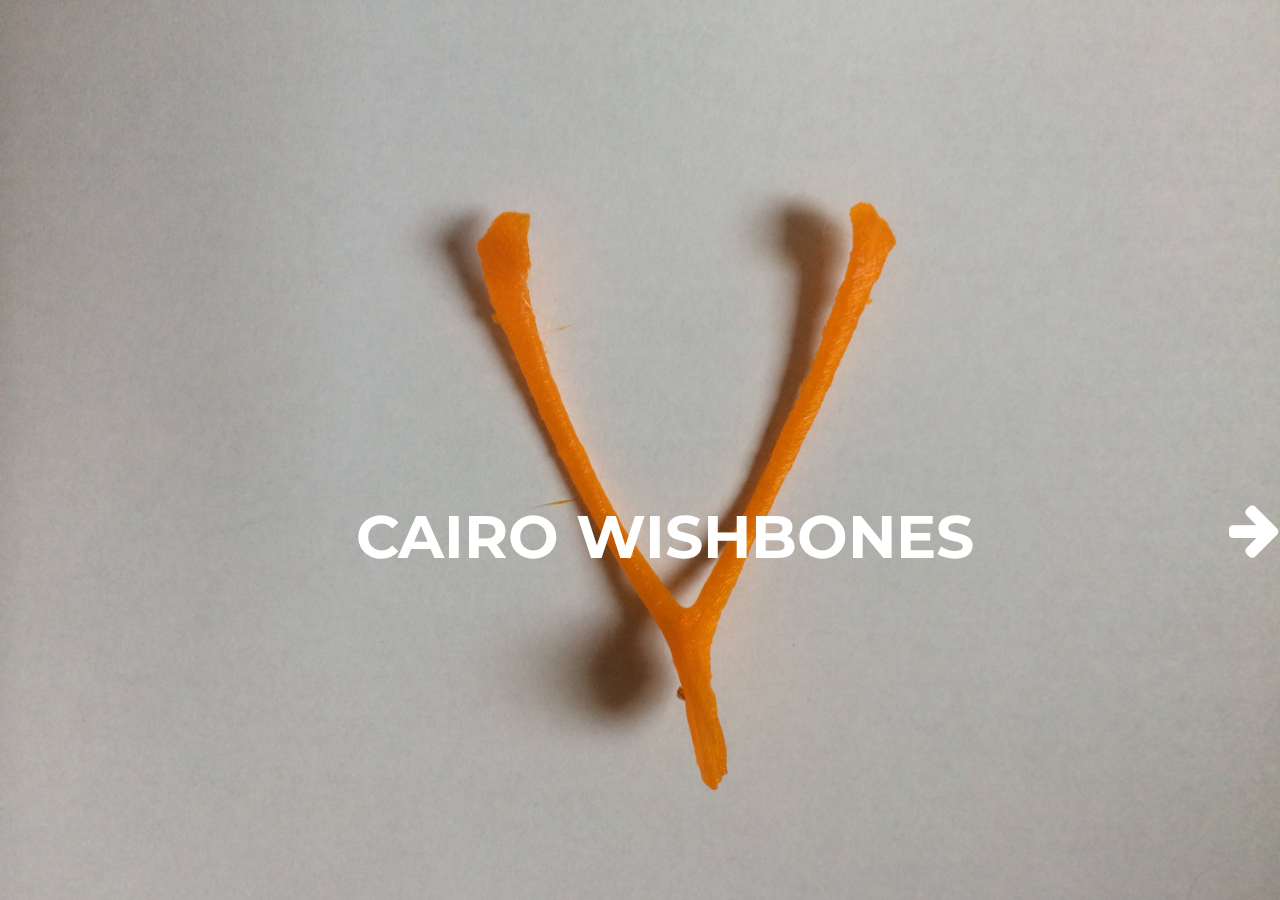
<file: public/index.html>
<!DOCTYPE html>
<html lang="en">
<head>
	<meta charset="UTF-8">
	<title>Cairo Wishbones</title>
	<meta name="viewport" content="width=device-width, initial-scale=1.0">
	<link href='https://fonts.googleapis.com/css?family=Montserrat:400,700' rel='stylesheet' type='text/css'>
	<link rel="stylesheet" href="https://maxcdn.bootstrapcdn.com/font-awesome/4.5.0/css/font-awesome.min.css">
	<link rel="stylesheet" href="styles/style.css"> 

   <script></script>

</head>
<body>

	<div class="main">
		<!-- <img src="assets/wisbonemain.jpg" alt="Wishbone"> -->

		<div class="wrapper mainpage">
			<h1>Cairo Wishbones</h1>
			<a href="pagetwo.html"><i class="fa fa-arrow-right" aria-hidden="true"></i></a>
			
		</div>

	</div>


	<div class="wrapper">
		
	</div>

	<script src="http://thecodeplayer.com/uploads/js/jquery-1.7.1.min.js" type="text/javascript"></script>
	<script src="scripts/main.js"></script>

</body>
</html>
</file>
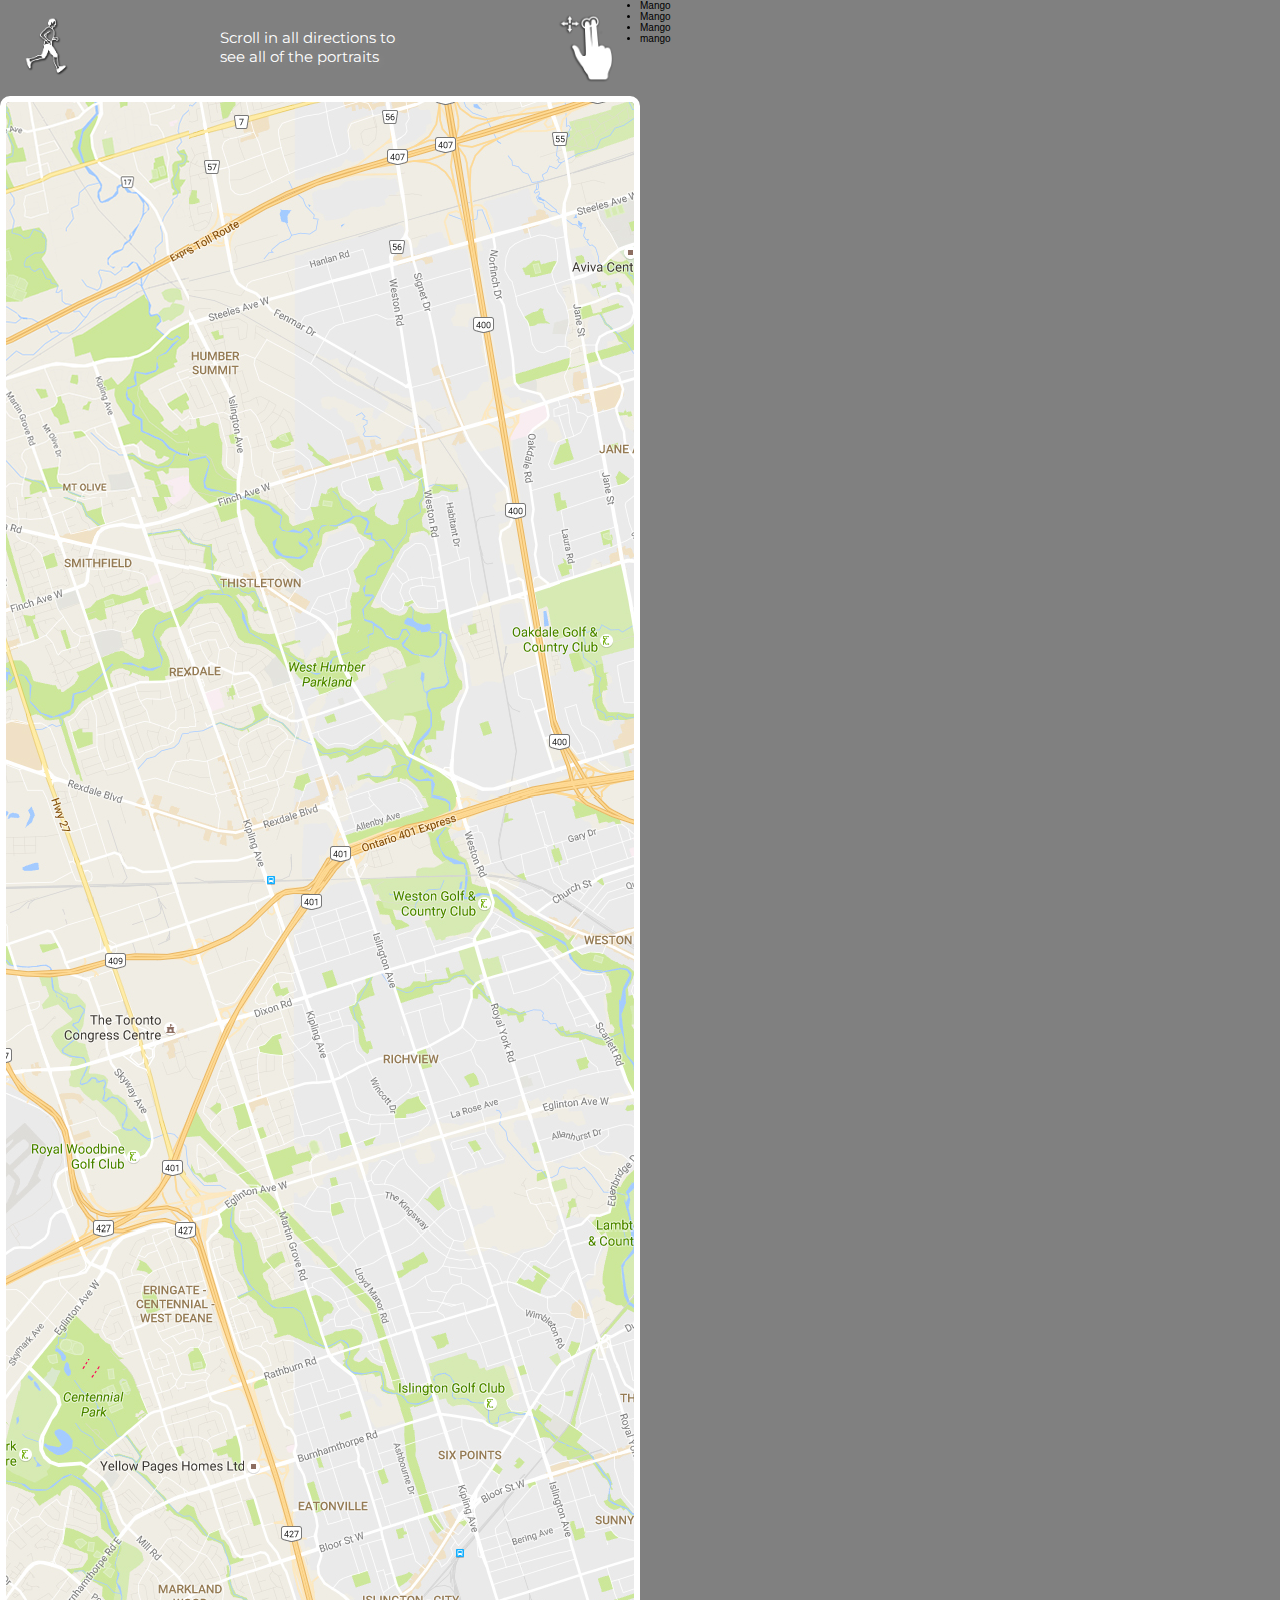
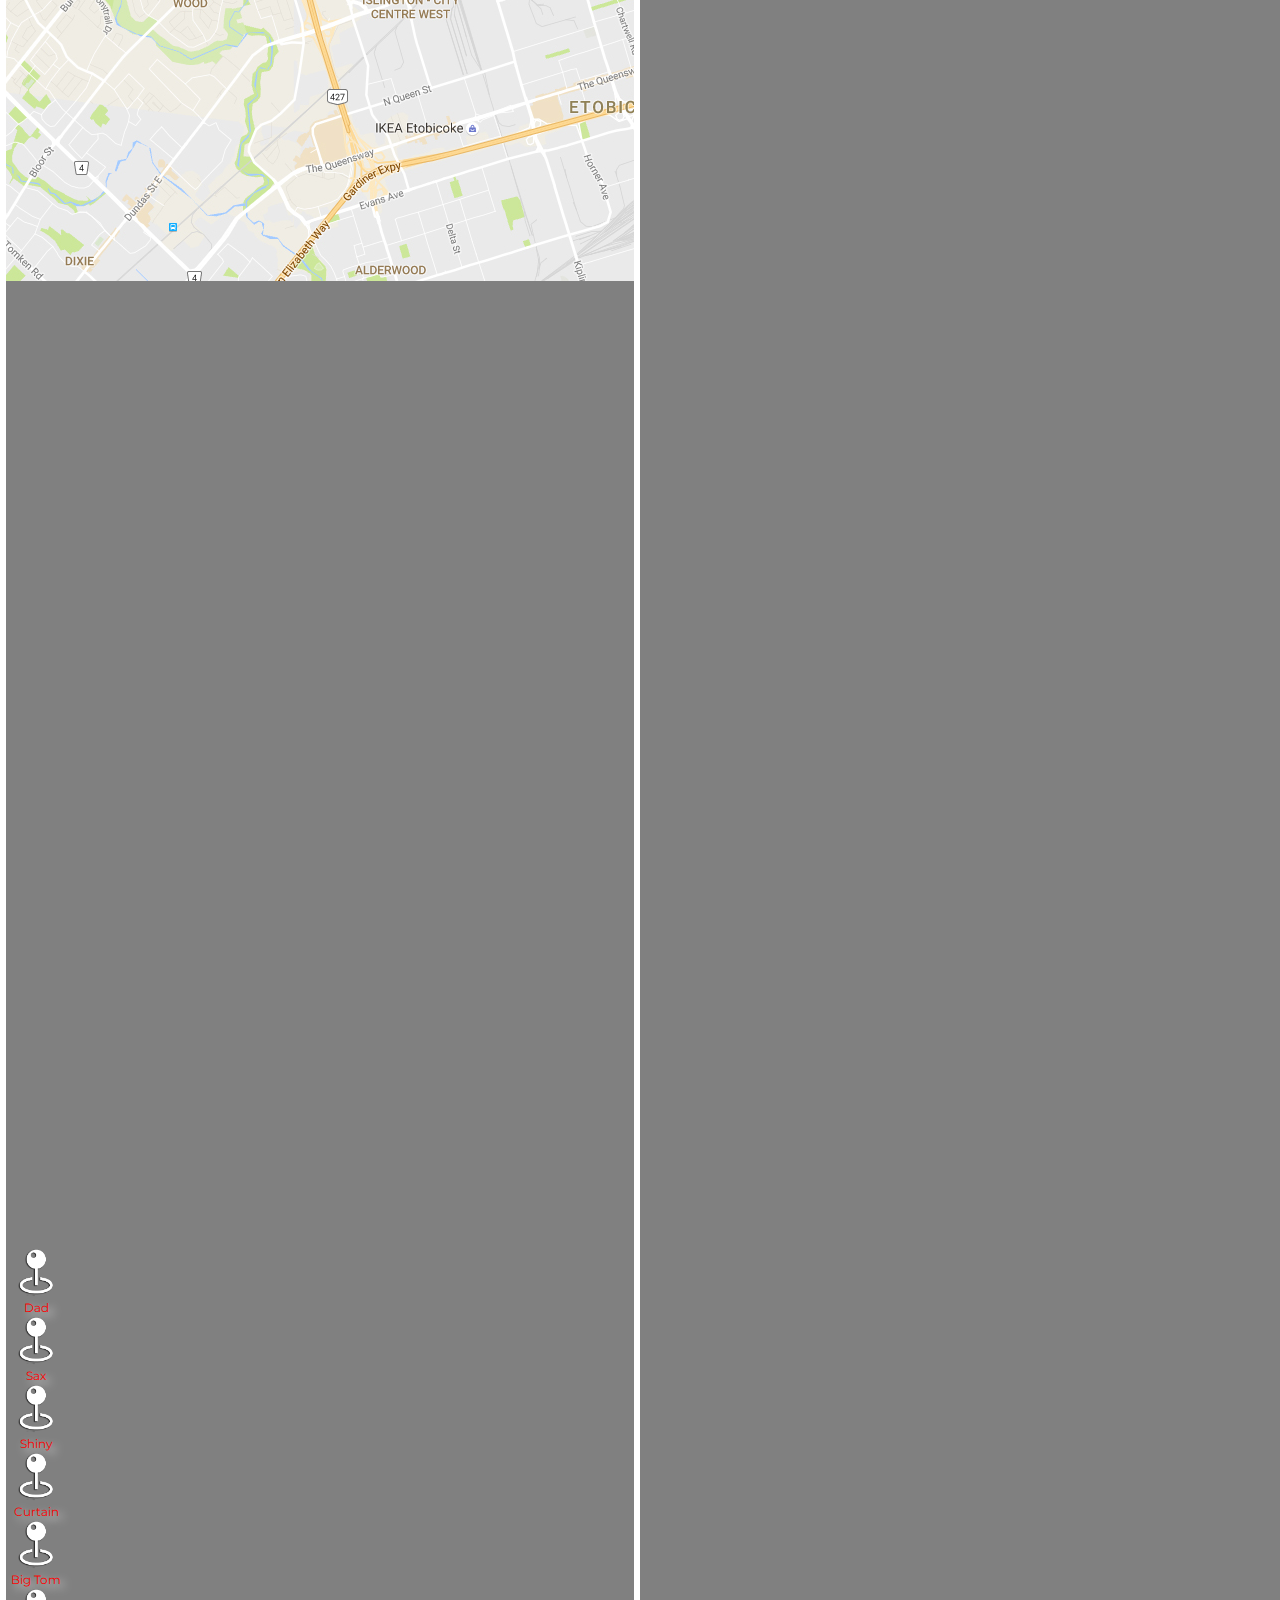
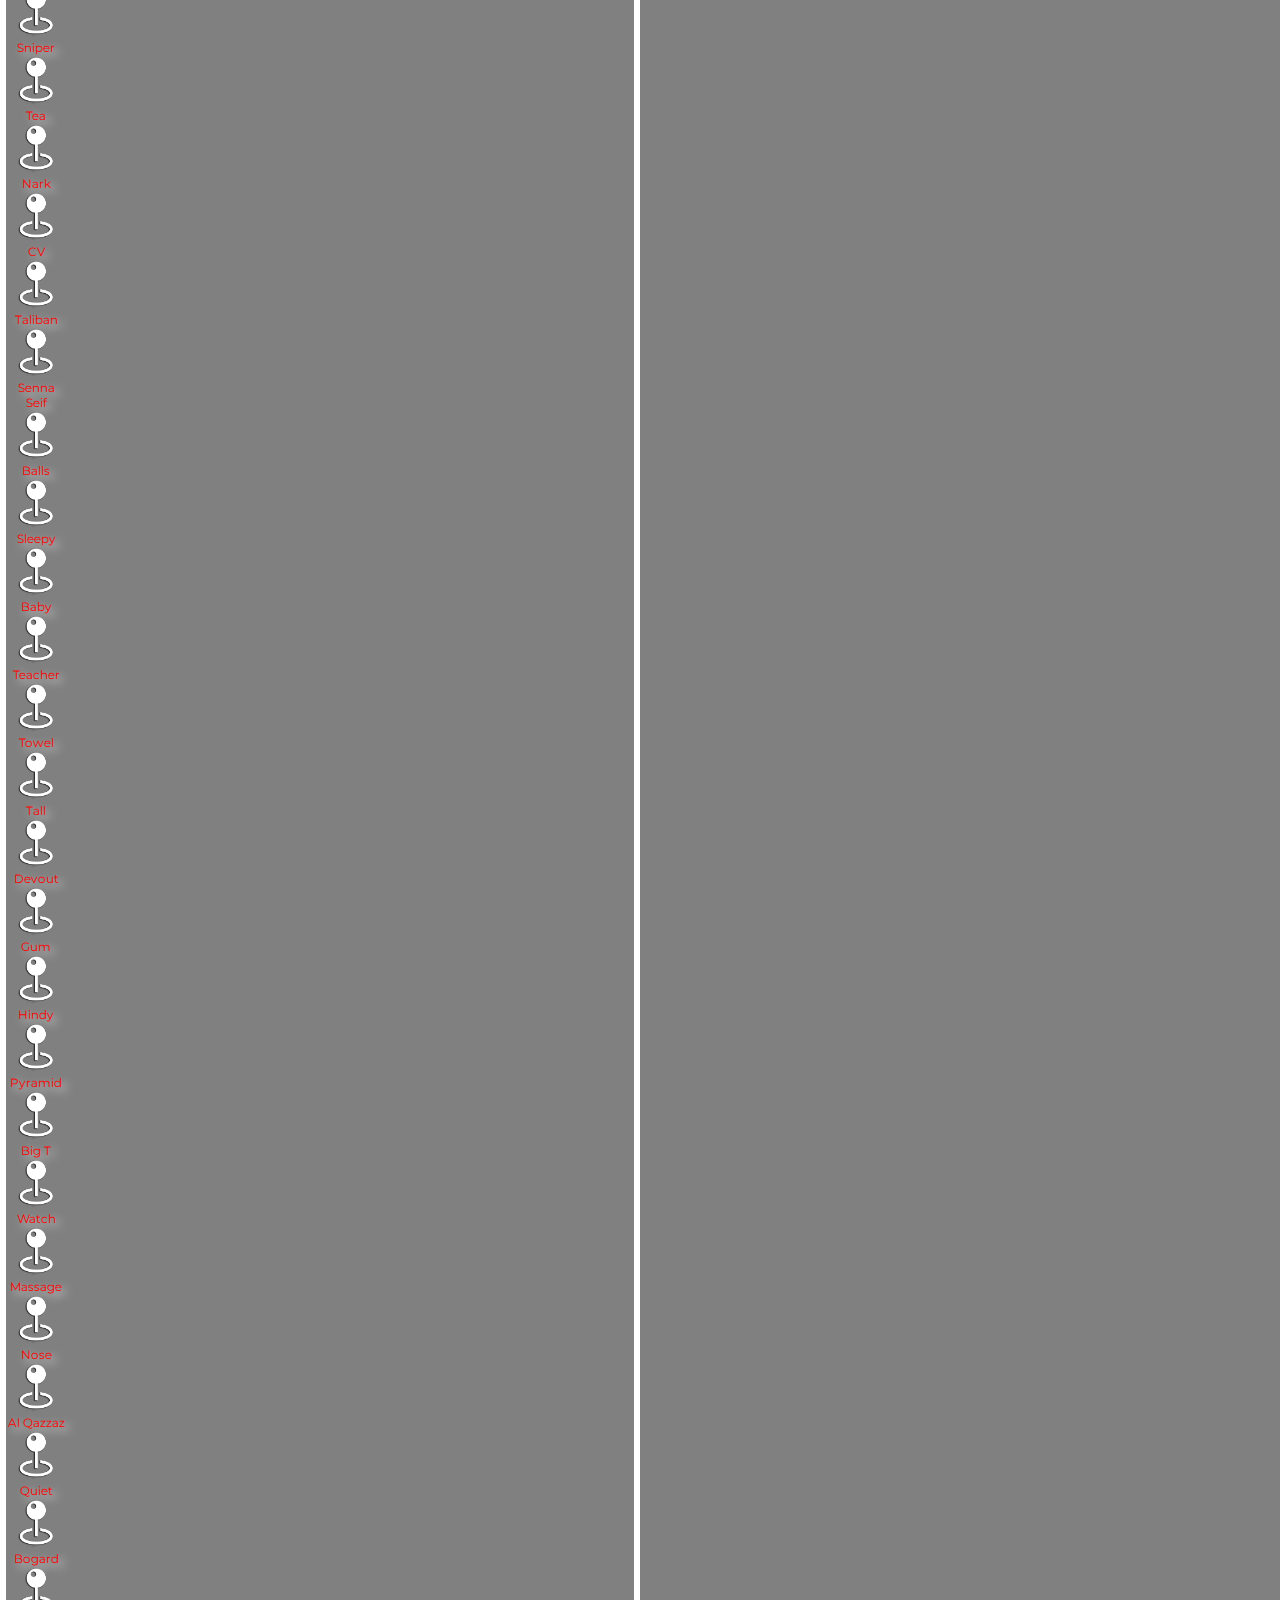
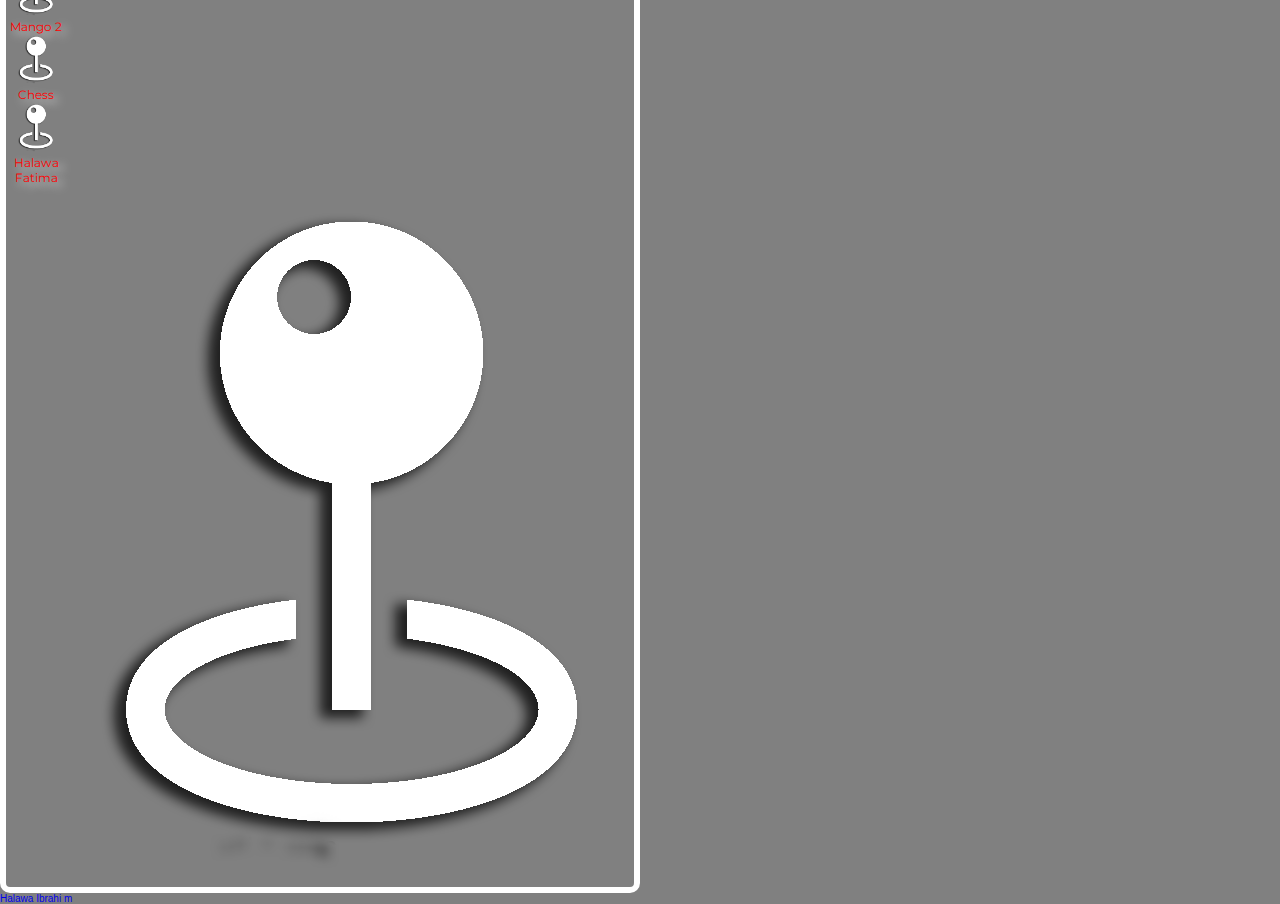
<file: public/map.html>
<!DOCTYPE html>
<html lang="en">
<head>
	<meta charset="UTF-8">
	<title>Cairo Wishbones</title>
	<meta name="viewport" content="width=device-width, initial-scale=1.0">
	<link href='https://fonts.googleapis.com/css?family=Montserrat:400,700' rel='stylesheet' type='text/css'>
	<link rel="stylesheet" href="https://maxcdn.bootstrapcdn.com/font-awesome/4.5.0/css/font-awesome.min.css">
	<link rel="stylesheet" href="styles/style.css"> 

   <script></script>

</head>
<body class='mapBody'>
	<div class="scrollermap">
	 <div class="border">
			<img class='runner' src="assets/runner.png" alt="runner">
			<p>Scroll in all directions to see all of the portraits</p>
			<img class='scroll' src="assets/scroll.png" alt="scroll">
		</div>
		<div id="scrollerimg">
			<img src="assets/mapsite.jpg" alt="" align="middle">
			<div class="pointPin mango1">
				<a href="mango1.html"><img src="assets/point.png" alt="">Mango 1</a>
			</div>
			<div class="pointPin makhubu">
				<a href="makhubu.html"><img src="assets/point.png" alt="">Makhubu</a>
			</div>
			<div class="pointPin eardrops">
				<a href="eardrops.html"> 
				<img src="assets/point.png" alt="">
				Ear Drops</a>
			</div>
			<div class="pointPin yosemite">
				<a href="yosemite.html">
				<img src="assets/point.png" alt="">
				Yosemite</a>
			</div>
			<div class="pointPin valentino">
				<a href="valentino.html">
				<img src="assets/point.png" alt="">
				Valentino</a>
			</div>
			<div class="pointPin mo">
				<a href="mo.html">
				<img src="assets/point.png" alt="">
				Mo</a>
			</div>
			<div class="pointPin triplea">
				<a href="triplea.html">
				<img src="assets/point.png" alt="">
				Triple A</a>
			</div>
			<div class="pointPin expedia">
				<a href="expedia.html">
				<img src="assets/point.png" alt="">
				Expedia</a>
			</div>
			<div class="pointPin wives">
				<a href="4wives.html">
				<img src="assets/point.png" alt="">
				4 Wives</a>
			</div>
			<div class="pointPin haunting">
				<a href="haunting.html">
				<img src="assets/point.png" alt="">
				Haunting</a>
			</div>
			<div class="pointPin son">
				<a href="son.html">
				<img src="assets/point.png" alt="">
				Son</a>
			</div>
			<div class="pointPin groom">
				<a href="groom.html">
				<img src="assets/point.png" alt="">
				Groom</a>
			</div>
			<div class="pointPin fahmy">
				<a href="fahmy.html">
				<img src="assets/point.png" alt="">
				Fahmy</a>
			</div>
			<div class="pointPin rayban">
				<a href="rayban.html">
				<img src="assets/point.png" alt="">
				Rayban</a>
			</div>
			<div class="pointPin ">
				<img src="assets/point.png" alt="">
				<a href="dad.html">Dad</a>
			</div>
			<div class="pointPin ">
				<img src="assets/point.png" alt="">
				<a href="sax.html">Sax</a>
			</div>
			<div class="pointPin ">
				<img src="assets/point.png" alt="">
				<a href="shiny.html">Shiny</a>
			</div>
			<div class="pointPin ">
				<img src="assets/point.png" alt="">
				<a href="curtain.html">Curtain</a>
			</div>
			<div class="pointPin ">
				<img src="assets/point.png" alt="">
				<a href="bigtom.html">Big Tom</a>
			</div>
			<div class="pointPin ">
				<img src="assets/point.png" alt="">
				<a href="sniper.html">Sniper</a>
			</div>
			<div class="pointPin ">
				<img src="assets/point.png" alt="">
				<a href="tea.html">Tea</a>
			</div>
			<div class="pointPin ">
				<img src="assets/point.png" alt="">
				<a href="nark.html">Nark</a>
			</div>
			<div class="pointPin ">
				<img src="assets/point.png" alt="">
				<a href="cv.html">CV</a>
			</div>
			<div class="pointPin ">
				<img src="assets/point.png" alt="">
				<a href="taliban.html">Taliban</a>
			</div>
			<div class="pointPin ">
				<img src="assets/point.png" alt="">
				<a href="sennaseif.html">Senna Seif</a>
			</div>
			<div class="pointPin ">
				<img src="assets/point.png" alt="">
				<a href="balls.html">Balls</a>
			</div>
			<div class="pointPin ">
				<img src="assets/point.png" alt="">
				<a href="sleey.html">Sleepy</a>
			</div>
			<div class="pointPin ">
				<img src="assets/point.png" alt="">
				<a href="baby.html">Baby</a>
			</div>
			<div class="pointPin ">
				<img src="assets/point.png" alt="">
				<a href="teacher.html">Teacher</a>
			</div>
			<div class="pointPin ">
				<img src="assets/point.png" alt="">
				<a href="towel.html">Towel</a>
			</div>
			<div class="pointPin ">
				<img src="assets/point.png" alt="">
				<a href="tall.html">Tall</a>
			</div>
			<div class="pointPin ">
				<img src="assets/point.png" alt="">
				<a href="devout.html">Devout</a>
			</div>
			<div class="pointPin ">
				<img src="assets/point.png" alt="">
				<a href="gum.html">Gum</a>
			</div>
			<div class="pointPin ">
				<img src="assets/point.png" alt="">
				<a href="hindy.html">Hindy</a>
			</div>
			<div class="pointPin ">
				<img src="assets/point.png" alt="">
				<a href="pyramid.html">Pyramid</a>
			</div>
			<div class="pointPin ">
				<img src="assets/point.png" alt="">
				<a href="bigt.html">Big T</a>
			</div>
			<div class="pointPin ">
				<img src="assets/point.png" alt="">
				<a href="watch.html">Watch</a>
			</div>
			<div class="pointPin ">
				<img src="assets/point.png" alt="">
				<a href="massage.html">Massage</a>
			</div>
			<div class="pointPin ">
				<img src="assets/point.png" alt="">
				<a href="nose.html">Nose</a>
			</div>
			<div class="pointPin ">
				<img src="assets/point.png" alt="">
				<a href="alqazzaz.html">Al Qazzaz</a>
			</div>
			<div class="pointPin ">
				<img src="assets/point.png" alt="">
				<a href="quiet.html">Quiet</a>
			</div>
			<div class="pointPin ">
				<img src="assets/point.png" alt="">
				<a href="bogard.html">Bogard</a>
			</div>
			<div class="pointPin ">
				<img src="assets/point.png" alt="">
				<a href="mango2.html">Mango 2</a>
			</div>
			<div class="pointPin ">
				<img src="assets/point.png" alt="">
				<a href="chess.html">Chess</a>
			</div>
			<div class="pointPin ">
				<img src="assets/point.png" alt="">
				<a href="halawafatima.html">Halawa Fatima</a>
			</div>
			<dpointPin iv class="">
				<img src="assets/point.png" alt="">
				</div><a href="halawaibrahim.html">Halawa Ibrahi
				m</a>
		</div>
		
	</div>
	


	<div class="wrapperMap">
		<ul class="maplisting">
			<li>Mango</li>
			<li>Mango</li>
			<li>Mango</li>
			<li>mango</li>
		</ul>
		
	</div>

	<script src="http://thecodeplayer.com/uploads/js/jquery-1.7.1.min.js" type="text/javascript"></script>
	<script src="scripts/main.js"></script>

</body>
</html>
</file>
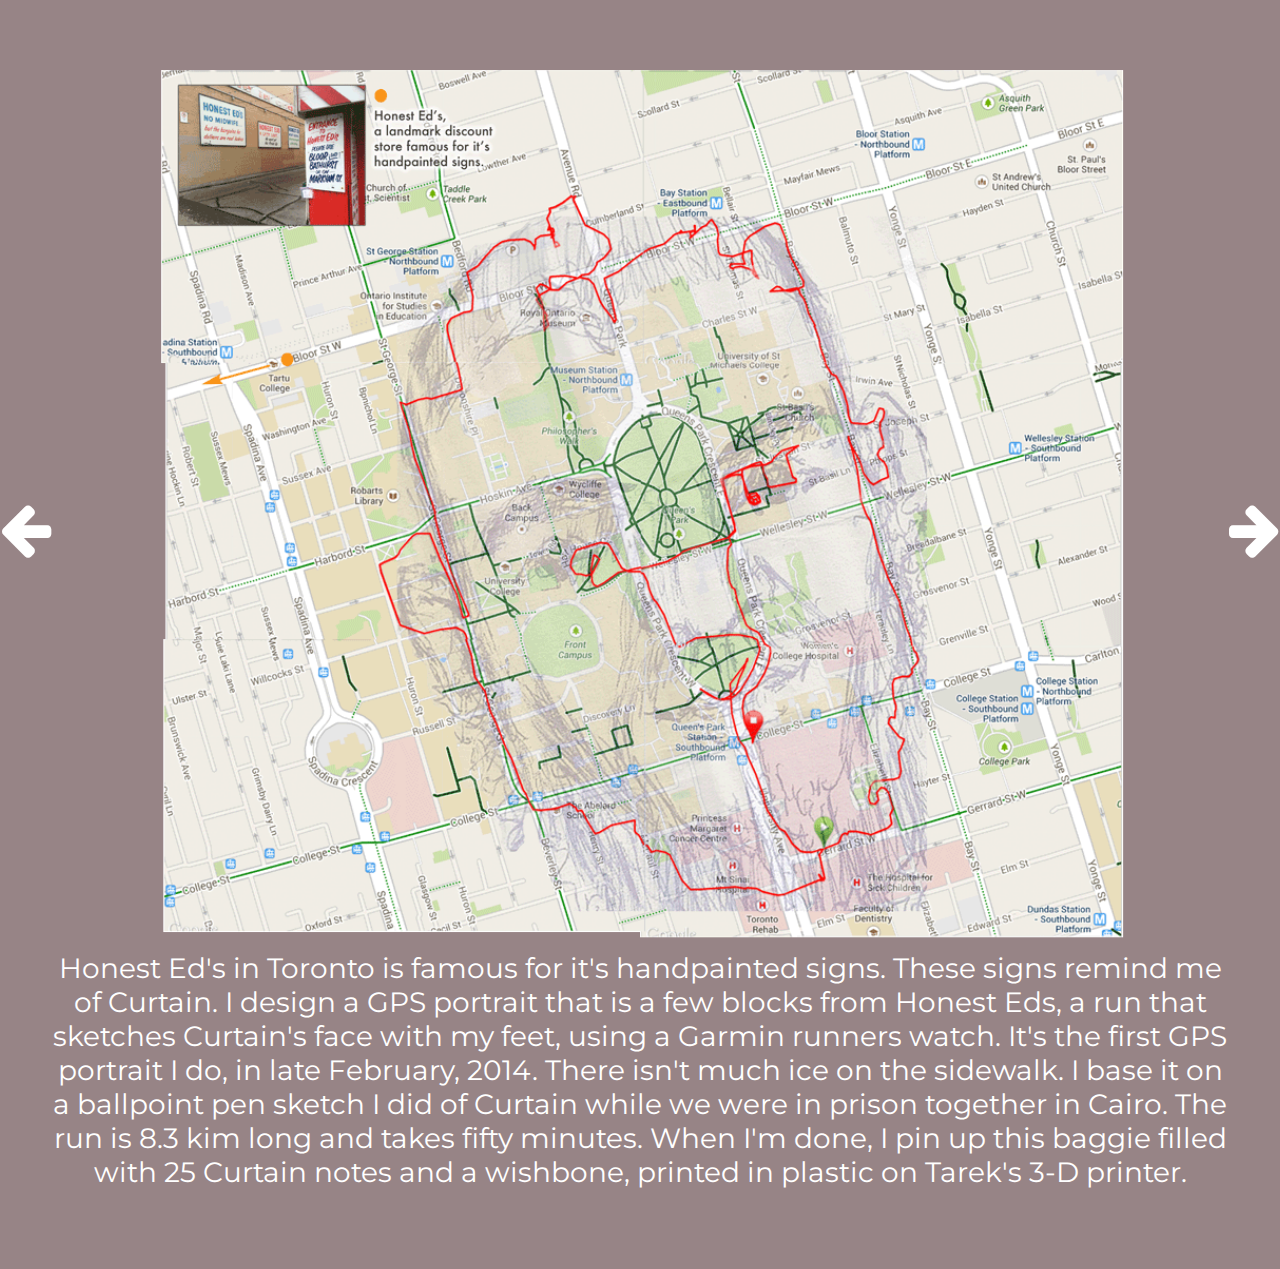
<file: public/pagefive.html>
<!DOCTYPE html>
<html lang="en">
<head>
	<meta charset="UTF-8">
	<title>Cairo Wishbones</title>
	<meta name="viewport" content="width=device-width, initial-scale=1.0">
	<link href='https://fonts.googleapis.com/css?family=Montserrat:400,700' rel='stylesheet' type='text/css'>
	<link rel="stylesheet" href="https://maxcdn.bootstrapcdn.com/font-awesome/4.5.0/css/font-awesome.min.css">
	<link rel="stylesheet" href="styles/style.css"> 

   <script></script>

</head>
<body class="pagefive">
		<!-- <img src="assets/wisbonemain.jpg" alt="Wishbone"> -->

		<div class="wrapper mainpage">
			<a href="pagefour.html"><i class="fa fa-arrow-left" aria-hidden="true"></i></a>

			<div class="contentMain">
				<div class="picturesLarge">
					<a href="pagesix.html"><img class="small" src="assets/curtainMapPortrait.png" alt="Curtain Arabic Translation"></a>
				</div>
				<div class="textLarge">
					<p>Honest Ed's in Toronto is famous for it's handpainted signs. These signs remind me of Curtain. I design a GPS portrait that is a few blocks from Honest Eds, a run that sketches Curtain's face with my feet, using a Garmin runners watch. It's the first GPS portrait I do, in late February, 2014. There isn't much ice on the sidewalk.  I base it on a ballpoint pen sketch I did of Curtain while we were in prison together in Cairo. The run is 8.3 kim long and takes fifty minutes. When I'm done, I pin up this baggie filled with 25 Curtain notes and a wishbone, printed in plastic on Tarek's 3-D printer. </p>
				</div>
			</div>
		
			<a href="pagesix.html"><i class="fa fa-arrow-right" aria-hidden="true"></i></a>


			
		</div>



	<script src="http://thecodeplayer.com/uploads/js/jquery-1.7.1.min.js" type="text/javascript"></script>
	<script src="scripts/main.js"></script>

</body>
</html>
</file>
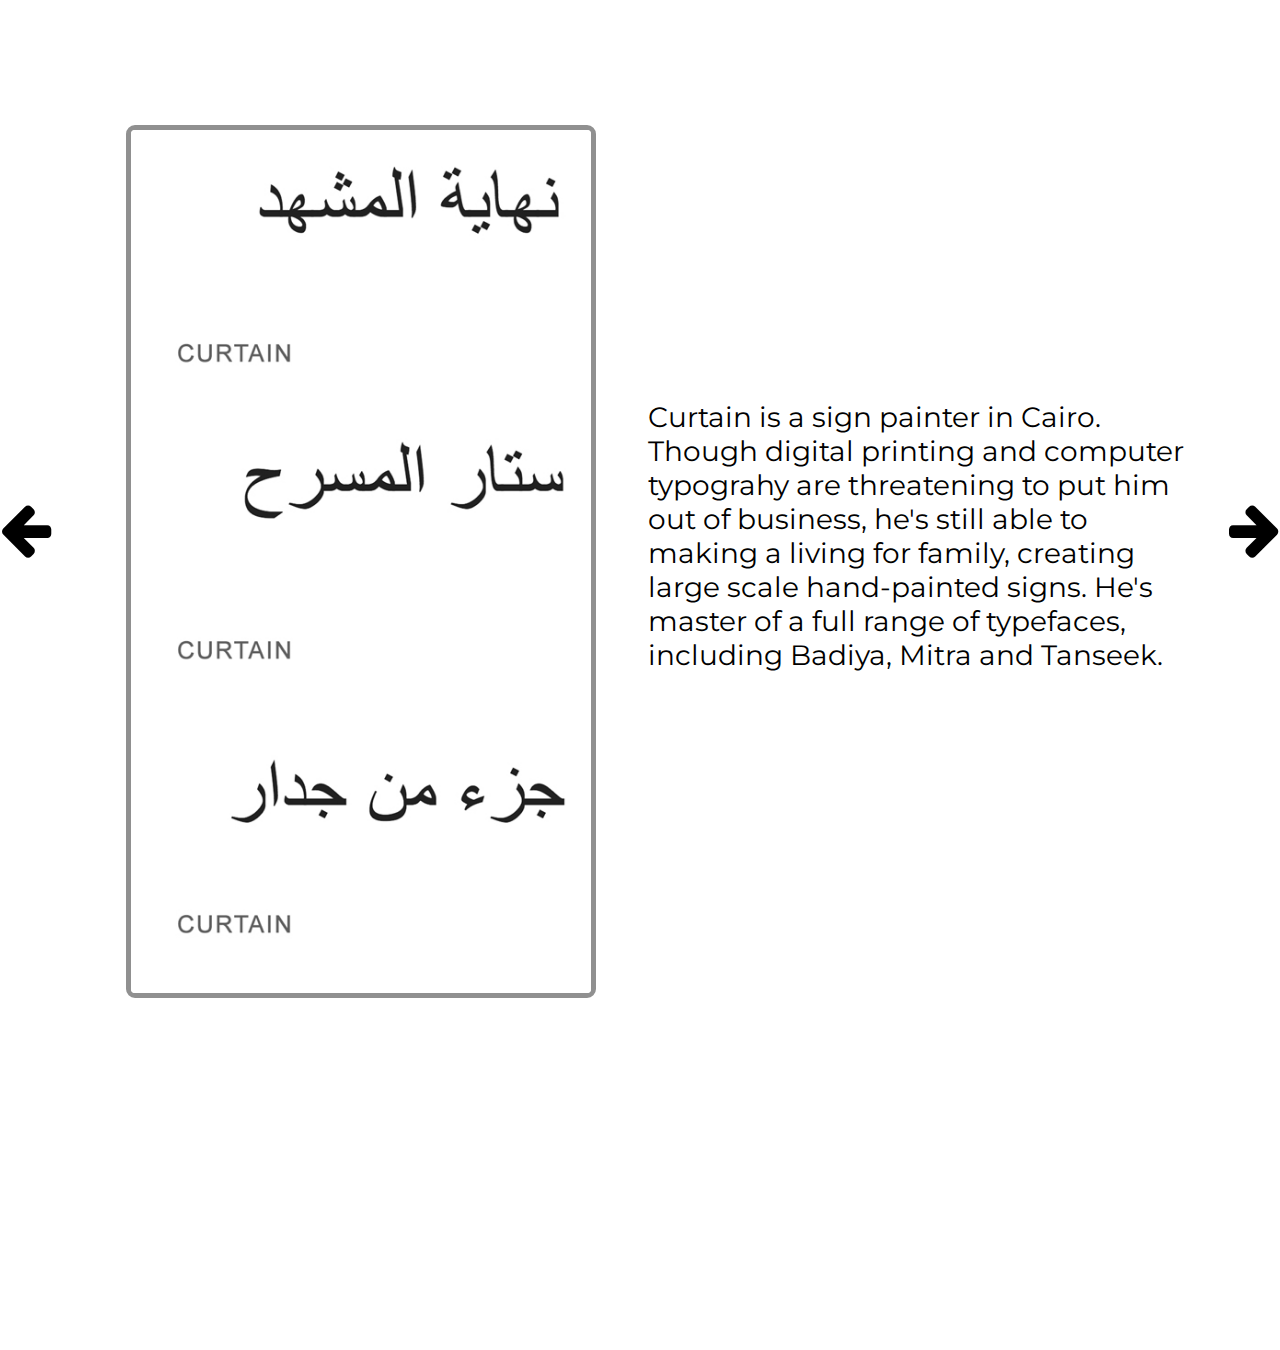
<file: public/pagefour.html>
<!DOCTYPE html>
<html lang="en">
<head>
	<meta charset="UTF-8">
	<title>Cairo Wishbones</title>
	<meta name="viewport" content="width=device-width, initial-scale=1.0">
	<link href='https://fonts.googleapis.com/css?family=Montserrat:400,700' rel='stylesheet' type='text/css'>
	<link rel="stylesheet" href="https://maxcdn.bootstrapcdn.com/font-awesome/4.5.0/css/font-awesome.min.css">
	<link rel="stylesheet" href="styles/style.css"> 

   <script></script>

</head>
<body class="pagefour">
		<!-- <img src="assets/wisbonemain.jpg" alt="Wishbone"> -->

		<div class="wrapper mainpage">
			<a href="pagethree.html"><i class="fa fa-arrow-left" aria-hidden="true"></i></a>
			<div class="picturespage">
				<img src="assets/curtainTranslate.jpg" alt="Curtain Arabic Translation">
			</div>
			<div class="textpage">
				<p>Curtain is a sign painter in Cairo. Though digital printing and computer typograhy are threatening to put him out of business, he's still able to making a living for family, creating large scale hand-painted signs.  He's master of a full range of typefaces,  including Badiya, Mitra and Tanseek. </p>
			</div>
		
			<a href="pagethree.html"><i class="fa fa-arrow-right" aria-hidden="true"></i></a>


			
		</div>



	<script src="http://thecodeplayer.com/uploads/js/jquery-1.7.1.min.js" type="text/javascript"></script>
	<script src="scripts/main.js"></script>

</body>
</html>
</file>
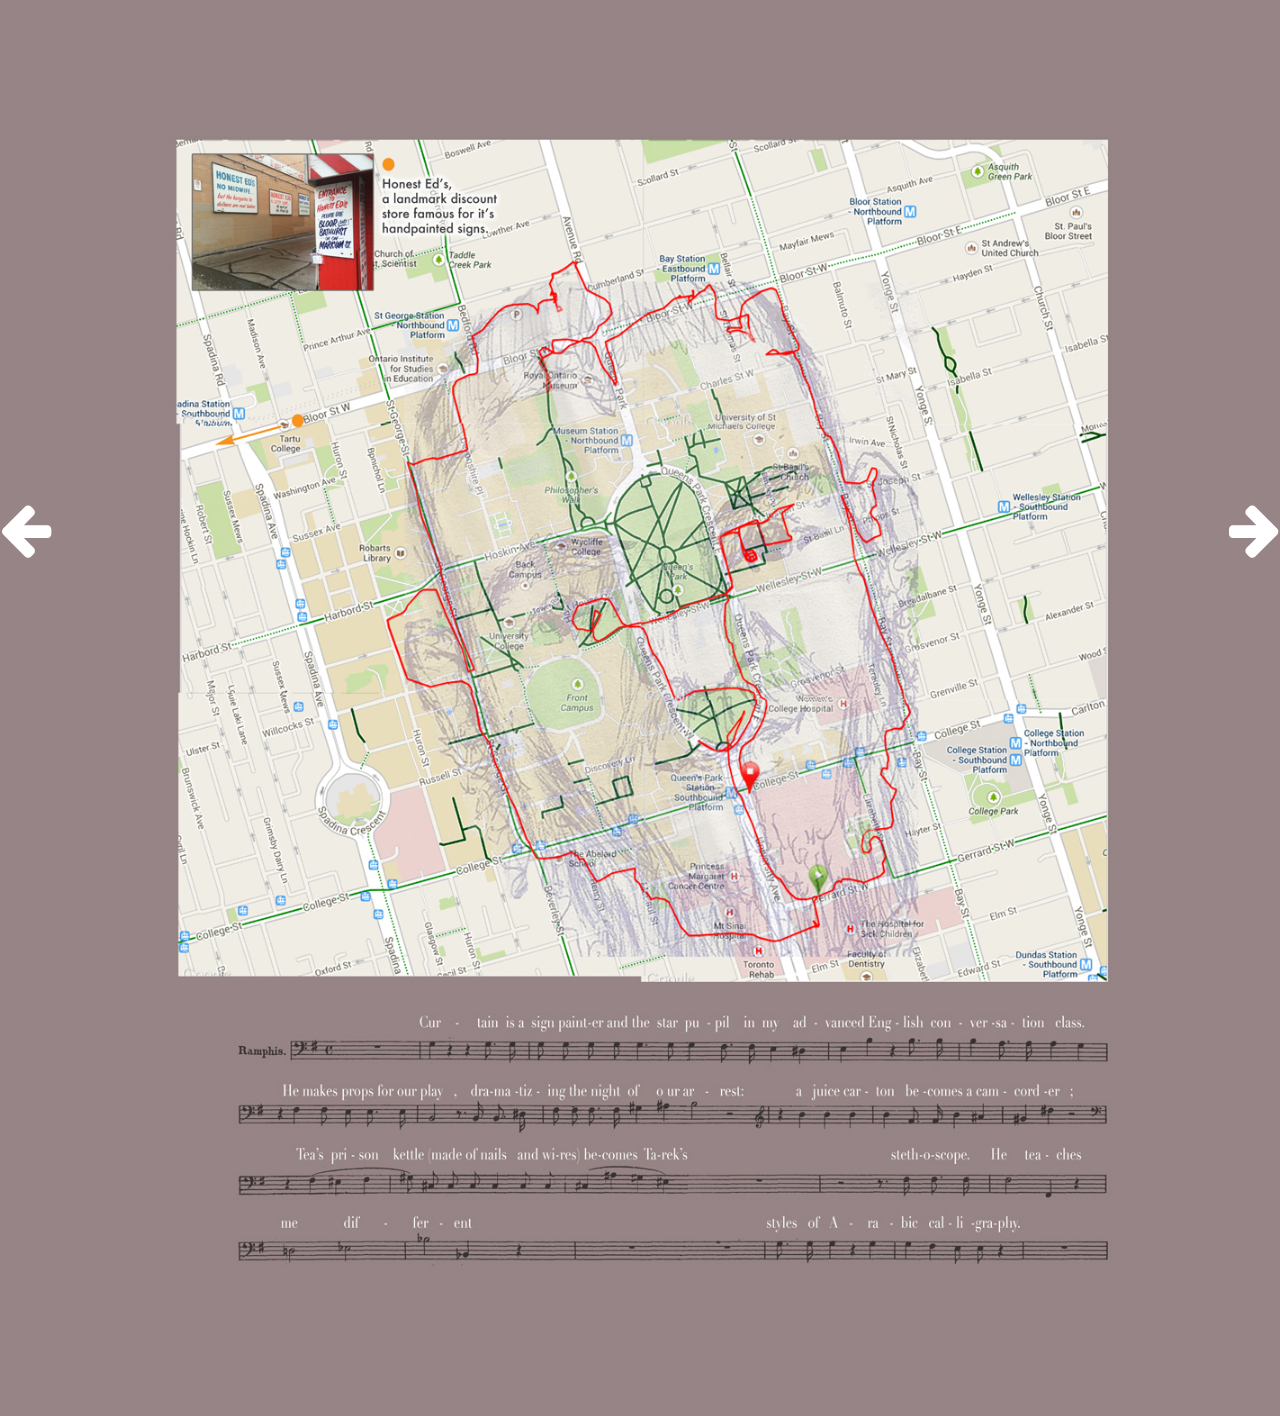
<file: public/pagesix.html>
<!DOCTYPE html>
<html lang="en">
<head>
	<meta charset="UTF-8">
	<title>Cairo Wishbones</title>
	<meta name="viewport" content="width=device-width, initial-scale=1.0">
	<link href='https://fonts.googleapis.com/css?family=Montserrat:400,700' rel='stylesheet' type='text/css'>
	<link rel="stylesheet" href="https://maxcdn.bootstrapcdn.com/font-awesome/4.5.0/css/font-awesome.min.css">
	<link rel="stylesheet" href="styles/style.css"> 

   <script></script>

</head>
<body class="pagesix">
		<!-- <img src="assets/wisbonemain.jpg" alt="Wishbone"> -->

		<div class="wrapper mainpage">
			<a href="pagefive.html"><i class="fa fa-arrow-left" aria-hidden="true"></i></a>

			<div class="picturespage magnify">
			<div class="large"></div>
				<a href="pageseven.html"><img class="small" src="assets/curtainrunportrait.jpg" alt="Curtain Arabic Translation"></a>
			</div>
		
			<a href="pagesix.html"><i class="fa fa-arrow-right" aria-hidden="true"></i></a>


			
		</div>



	<script src="http://thecodeplayer.com/uploads/js/jquery-1.7.1.min.js" type="text/javascript"></script>
	<script src="scripts/main.js"></script>

</body>
</html>
</file>
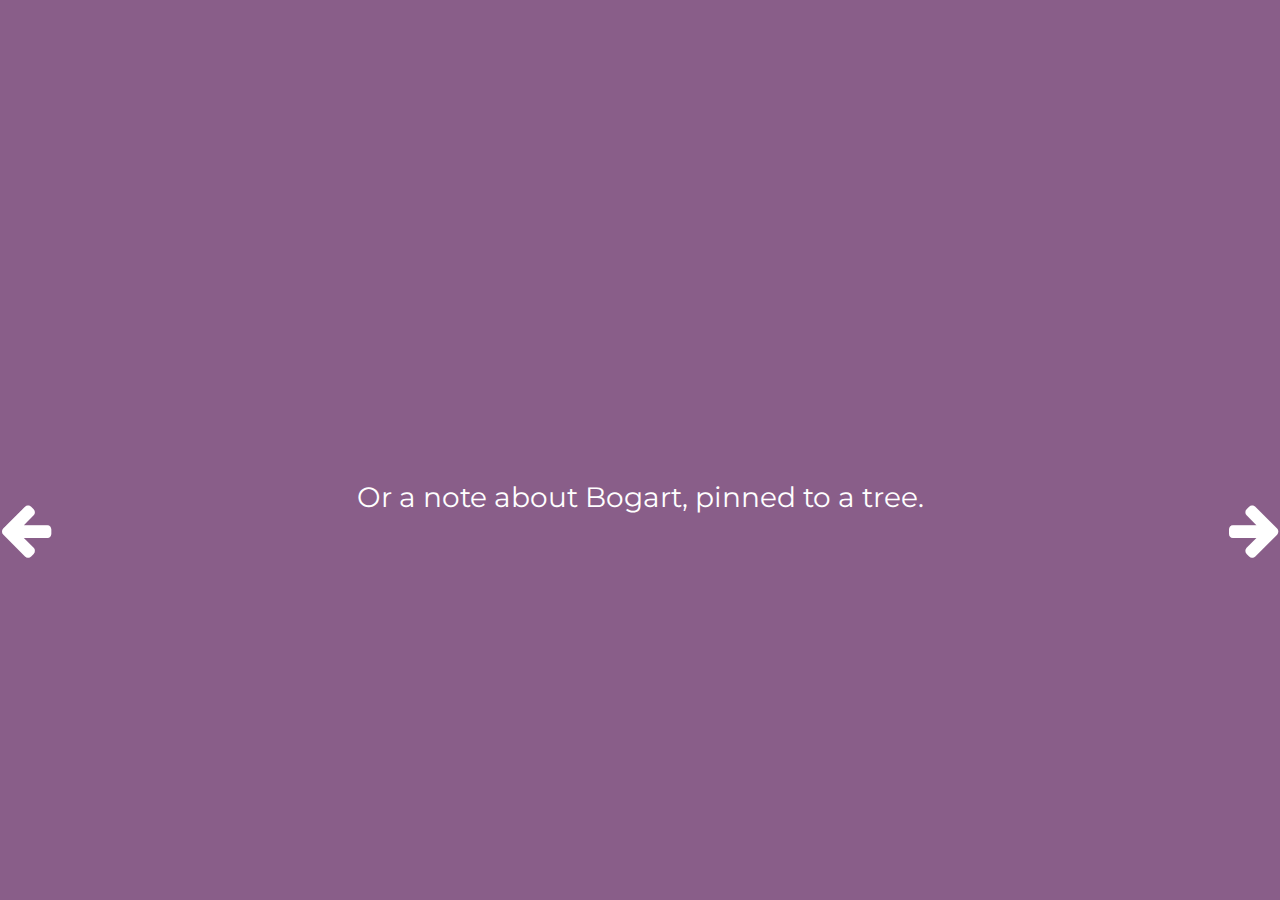
<file: public/pagethree.html>
<!DOCTYPE html>
<html lang="en">
<head>
	<meta charset="UTF-8">
	<title>Cairo Wishbones</title>
	<meta name="viewport" content="width=device-width, initial-scale=1.0">
	<link href='https://fonts.googleapis.com/css?family=Montserrat:400,700' rel='stylesheet' type='text/css'>
	<link rel="stylesheet" href="https://maxcdn.bootstrapcdn.com/font-awesome/4.5.0/css/font-awesome.min.css">
	<link rel="stylesheet" href="styles/style.css"> 

   <script></script>

</head>
<body class="pagethree">
		<!-- <img src="assets/wisbonemain.jpg" alt="Wishbone"> -->

		<div class="wrapper mainpage">
			<a href="pagetwo.html"><i class="fa fa-arrow-left" aria-hidden="true"></i></a>
			
			<div class="textsingle">
				<p>Or a note about Bogart, pinned to a tree.</p>
			</div>
		
			<a href="pagefour.html"><i class="fa fa-arrow-right" aria-hidden="true"></i></a>


			
		</div>



	<script src="http://thecodeplayer.com/uploads/js/jquery-1.7.1.min.js" type="text/javascript"></script>
	<script src="scripts/main.js"></script>

</body>
</html>
</file>
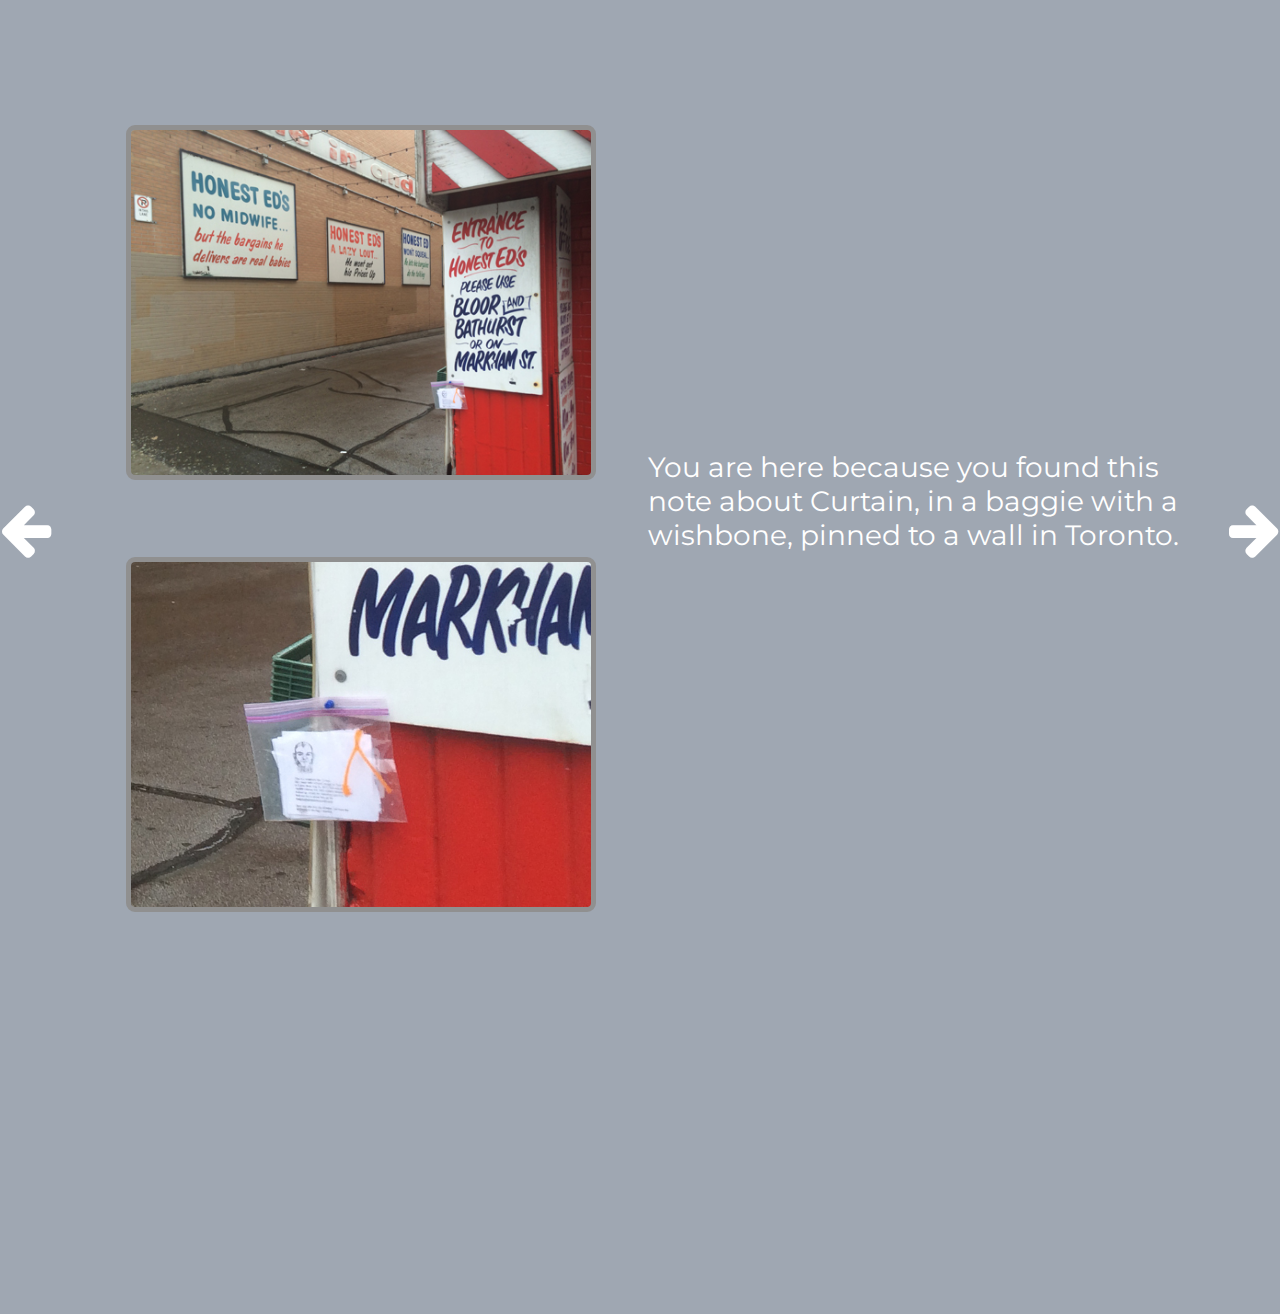
<file: public/pagetwo.html>
<!DOCTYPE html>
<html lang="en">
<head>
	<meta charset="UTF-8">
	<title>Cairo Wishbones</title>
	<meta name="viewport" content="width=device-width, initial-scale=1.0">
	<link href='https://fonts.googleapis.com/css?family=Montserrat:400,700' rel='stylesheet' type='text/css'>
	<link rel="stylesheet" href="https://maxcdn.bootstrapcdn.com/font-awesome/4.5.0/css/font-awesome.min.css">
	<link rel="stylesheet" href="styles/style.css"> 

   <script></script>

</head>
<body class="pagetwo">
		<!-- <img src="assets/wisbonemain.jpg" alt="Wishbone"> -->

		<div class="wrapper mainpage">
			<a href="index.html"><i class="fa fa-arrow-left" aria-hidden="true"></i></a>
			<div class="picturespage">
				<img src="assets/curtain-wishbone.jpg" alt="Curtain Wishbone Picture">
				<img src="assets/curtain-wishbone-close.jpg" alt="Curtain Wishbone Picture">
			</div>
			<div class="textpage">
				<p>You are here because you found this note about Curtain, in a baggie with a wishbone, pinned to a wall in Toronto.</p>
			</div>
		
			<a href="pagethree.html"><i class="fa fa-arrow-right" aria-hidden="true"></i></a>


			
		</div>



	<script src="http://thecodeplayer.com/uploads/js/jquery-1.7.1.min.js" type="text/javascript"></script>
	<script src="scripts/main.js"></script>

</body>
</html>
</file>
<file: public/styles/style.css>
article, aside, details, figcaption, figure, footer, header, hgroup, nav, section, summary {
  display: block; }

audio, canvas, video {
  display: inline-block; }

audio:not([controls]) {
  display: none;
  height: 0; }

[hidden] {
  display: none; }

html {
  font-family: sans-serif;
  -webkit-text-size-adjust: 100%;
  -ms-text-size-adjust: 100%; }

a:focus {
  outline: thin dotted; }

a:active, a:hover {
  outline: 0; }

h1 {
  font-size: 2em; }

abbr[title] {
  border-bottom: 1px dotted; }

b, strong {
  font-weight: 700; }

dfn {
  font-style: italic; }

mark {
  background: #ff0;
  color: #000; }

code, kbd, pre, samp {
  font-family: monospace, serif;
  font-size: 1em; }

pre {
  white-space: pre-wrap;
  word-wrap: break-word; }

q {
  quotes: \201C \201D \2018 \2019; }

small {
  font-size: 80%; }

sub, sup {
  font-size: 75%;
  line-height: 0;
  position: relative;
  vertical-align: baseline; }

sup {
  top: -.5em; }

sub {
  bottom: -.25em; }

img {
  border: 0; }

svg:not(:root) {
  overflow: hidden; }

fieldset {
  border: 1px solid silver;
  margin: 0 2px;
  padding: .35em .625em .75em; }

button, input, select, textarea {
  font-family: inherit;
  font-size: 100%;
  margin: 0; }

button, input {
  line-height: normal; }

button, html input[type=button],
input[type=reset], input[type=submit] {
  -webkit-appearance: button;
  cursor: pointer; }

button[disabled], input[disabled] {
  cursor: default; }

input[type=checkbox], input[type=radio] {
  box-sizing: border-box;
  padding: 0; }

input[type=search] {
  -webkit-appearance: textfield;
  box-sizing: content-box; }

input[type=search]::-webkit-search-cancel-button, input[type=search]::-webkit-search-decoration {
  -webkit-appearance: none; }

textarea {
  overflow: auto;
  vertical-align: top; }

table {
  border-collapse: collapse;
  border-spacing: 0; }

body, figure {
  margin: 0; }

legend, button::-moz-focus-inner, input::-moz-focus-inner {
  border: 0;
  padding: 0; }

.clearfix:after {
  visibility: hidden;
  display: block;
  font-size: 0;
  content: " ";
  clear: both;
  height: 0; }

* {
  box-sizing: border-box; }

.flex {
  display: -ms-flexbox;
  display: flex;
  -ms-flex-flow: row wrap;
      flex-flow: row wrap; }

p {
  font-size: 28px;
  font-size: 2.8rem;
  color: white;
  font-family: "Montserrat", sans-serif; }

h1 {
  font-size: 60px;
  font-size: 6rem;
  font-family: "Montserrat", sans-serif; }

.wrapper {
  max-width: 1280px;
  margin: 0 auto; }
  .wrapper i {
    font-size: 60px;
    font-size: 6rem;
    color: white; }

body {
  margin: 0;
  padding: 0; }

html {
  font-size: 62.5%; }

a {
  text-decoration: none; }
  a:hover {
    color: #E37D15; }

/*Some CSS*/
* {
  margin: 0;
  padding: 0; }

.magnify {
  width: 500px;
  margin: 100px auto;
  position: relative; }

/*Lets create the magnifying glass*/
.large {
  width: 300px;
  height: 300px;
  position: absolute;
  border-radius: 300%;
  /*Multiple box shadows to achieve the glass effect*/
  box-shadow: 0 0 0 7px rgba(255, 255, 255, 0.85), 0 0 7px 7px rgba(0, 0, 0, 0.25), inset 0 0 40px 2px rgba(0, 0, 0, 0.25);
  /*Lets load up the large image first*/
  background: url("../assets/curtainrunportrait.jpg") no-repeat;
  /*hide the glass by default*/
  display: none; }

/*To solve overlap bug at the edges during magnification*/
.small {
  display: block; }

.main {
  background: url("../assets/wisbonemain.jpg") center no-repeat;
  width: 100%;
  height: 100vh;
  background-size: cover; }

.mainpage {
  display: -ms-flexbox;
  display: flex;
  -ms-flex-pack: justify;
      justify-content: space-between; }
  .mainpage h1 {
    position: relative;
    top: 500px;
    left: 50px;
    margin: 0 auto;
    color: white;
    text-transform: uppercase; }
  .mainpage i {
    position: relative;
    top: 500px; }

.fa-arrow-left:hover {
  color: #4BF860; }

.fa-arrow-right:hover {
  color: #E37D15; }

.pagetwo {
  background-color: #9FA7B2; }

.picturespage {
  width: 50%;
  position: relative;
  top: 50px; }
  .picturespage img {
    margin: 75px 75px 0;
    width: 80%;
    border: 5px solid #909090;
    border-radius: 9px; }

.textpage {
  width: 50%;
  position: relative;
  top: 450px;
  padding: 0px 35px 0 10px; }

.pagethree {
  background-color: #895E89; }

.textsingle {
  position: relative;
  top: 480px;
  padding: 0px 35px; }

.pagefour {
  background-color: white; }
  .pagefour p {
    color: black; }
  .pagefour i {
    color: black; }
  .pagefour .textpage {
    top: 400px; }

.pagefive {
  background-color: #978486; }
  .pagefive .textLarge {
    text-align: center;
    margin-bottom: 80px; }
  .pagefive .picturesLarge img {
    margin: 0 auto;
    width: 85%;
    margin-top: 50px; }

.pagesix {
  background-color: #978486; }
  .pagesix .picturespage {
    padding: 0;
    width: 80%;
    top: 20px; }
    .pagesix .picturespage img {
      border: none;
      margin: 0 auto;
      width: 95%; }

body.mapBody {
  display: -ms-flexbox;
  display: flex;
  background-color: grey; }

.scrollermap {
  width: 50%;
  overflow: scroll; }

#scrollerimg {
  overflow-x: scroll;
  overflow-y: scroll;
  overflow: scroll;
  border: 6px solid white;
  border-radius: 10px; }
  #scrollerimg #mango {
    position: relative;
    top: 10px;
    left: 45px; }

.wrappermap {
  width: 50%; }

.border {
  display: -ms-flexbox;
  display: flex;
  -ms-flex-pack: justify;
      justify-content: space-between;
  margin: 2%; }
  .border img.scroll {
    max-height: 70px; }
  .border img.runner {
    max-height: 70px; }
  .border p {
    width: 200px;
    padding-top: 15px;
    font-size: 15px;
    font-size: 1.5rem;
    text-shadow: 4px 3px 5px #888888; }

.pointPin {
  text-align: center;
  width: 60px; }
  .pointPin img {
    max-height: 51px; }
  .pointPin a {
    color: red;
    font-size: 12px;
    font-size: 1.2rem;
    font-family: "Montserrat", sans-serif;
    text-shadow: 4px 4px 10px white; }
    .pointPin a:hover {
      color: #E37D15; }

.mango1 {
  position: relative;
  top: -808px;
  left: 1179px; }

.makhubu {
  position: relative;
  top: -536px;
  left: 1476px; }

.eardrops {
  position: relative;
  top: -742px;
  left: 1476px; }

.yosemite {
  position: relative;
  top: -627px;
  left: 1067px; }

.valentino {
  position: relative;
  top: -443px;
  left: 1560px; }

.mo {
  position: relative;
  top: -734px;
  left: 1132px; }

.triplea {
  position: relative;
  top: -2067px;
  left: 716px; }

.expedia {
  position: relative;
  top: -1038px;
  left: 1279px; }

.wives {
  position: relative;
  top: -1110px;
  left: 1131px; }

.haunting {
  position: relative;
  top: -1199px;
  left: 1149px; }

.son {
  position: relative;
  top: -1549px;
  left: 1448px; }

.groom {
  position: relative;
  top: -1135px;
  left: 1116px; }

.fahmy {
  position: relative;
  top: -1305px;
  left: 1330px; }

.rayban {
  position: relative;
  top: -1333px;
  left: 1272px; }

/*# sourceMappingURL=style.css.map */
</file>
